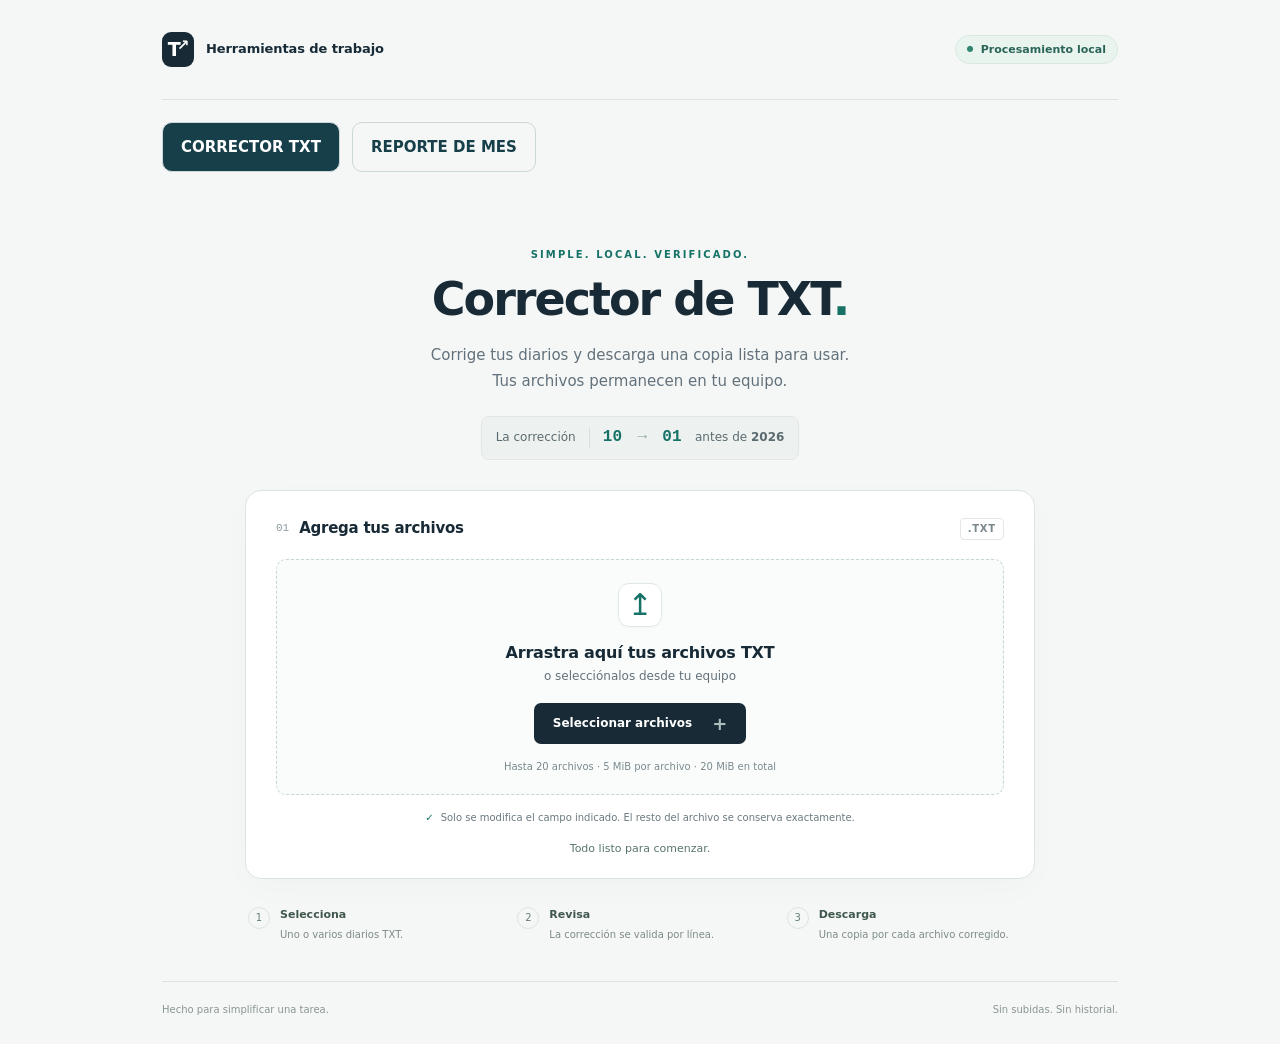
<file: index.html>
<!doctype html>
<html lang="es">
  <head>
    <meta charset="utf-8">
    <meta name="viewport" content="width=device-width, initial-scale=1">
    <meta http-equiv="Content-Security-Policy" content="default-src 'none'; script-src 'self'; style-src 'self'; img-src 'self' data:; font-src 'self'; connect-src 'none'; object-src 'none'; base-uri 'none'; form-action 'none'">
    <meta name="referrer" content="no-referrer">
    <meta name="description" content="Corrige tus diarios TXT en tu navegador. Tus archivos se procesan en tu equipo, sin subirlos a un servidor.">
    <title>Corrector de TXT</title>
    <link rel="icon" href="./assets/icon.svg" type="image/svg+xml">
    <link rel="stylesheet" href="./styles.css">
    <link rel="stylesheet" href="./reporte.css">
    <script type="module" src="./app.js"></script>
  </head>
  <body>
    <div class="page-shell">
      <header class="masthead">
        <a class="brand" href="#inicio" aria-label="Corrector de TXT, inicio"><span class="brand-symbol" aria-hidden="true">T<span>↗</span></span><span>Herramientas de trabajo</span></a>
        <span class="local-badge"><span aria-hidden="true">●</span> Procesamiento local</span>
      </header>

      <nav class="tool-nav" aria-label="Herramientas"><a href="./index.html" aria-current="page">CORRECTOR TXT</a><a href="./reporte.html">REPORTE DE MES</a></nav>
      <main id="inicio">
        <section class="intro" aria-labelledby="page-title">
          <p class="eyebrow">SIMPLE. LOCAL. VERIFICADO.</p>
          <h1 id="page-title">Corrector de TXT<span class="title-dot">.</span></h1>
          <p class="intro-copy">Corrige tus diarios y descarga una copia lista para usar.<br class="desktop-break"> Tus archivos permanecen en tu equipo.</p>
          <div class="rule-chip"><span class="rule-label">La corrección</span><strong>10 <span aria-hidden="true">→</span><span class="sr-only">a</span> 01</strong><span>antes de <strong>2026</strong></span></div>
        </section>

        <section class="workspace" aria-labelledby="upload-title">
          <div class="section-heading"><div><span class="step-number" aria-hidden="true">01</span><h2 id="upload-title">Agrega tus archivos</h2></div><span class="format-tag">.TXT</span></div>
          <div class="drop-zone" id="drop-zone">
            <span class="upload-symbol" aria-hidden="true">↥</span>
            <h3>Arrastra aquí tus archivos TXT</h3>
            <p>o selecciónalos desde tu equipo</p>
            <button class="button button-primary" type="button" id="choose-files">Seleccionar archivos <span aria-hidden="true">+</span></button>
            <input id="file-input" class="sr-only" type="file" accept=".txt,text/plain" multiple tabindex="-1" aria-label="Seleccionar archivos TXT" aria-describedby="file-limits">
            <p class="file-limits" id="file-limits">Hasta 20 archivos · 5 MiB por archivo · 20 MiB en total</p>
          </div>
          <p class="privacy-note"><span class="privacy-icon" aria-hidden="true">✓</span> Solo se modifica el campo indicado. El resto del archivo se conserva exactamente.</p>
          <p class="session-message" id="session-message" role="status" aria-live="polite" aria-atomic="true">Todo listo para comenzar.</p>

          <section class="results" id="results" aria-labelledby="results-title" hidden>
            <div class="results-heading"><div><span class="step-number" aria-hidden="true">02</span><h2 id="results-title">Tus resultados <span class="file-count" id="file-count">0</span></h2></div><button type="button" class="button button-clear" id="clear-files">Limpiar archivos</button></div>
            <ul class="file-list" id="file-list" aria-label="Resultados por archivo"></ul>
            <p class="download-note">Las copias se descargan con el sufijo <strong>_corregido.txt</strong>. Tus originales se conservan.</p>
          </section>
        </section>

        <section class="how-it-works" aria-label="Cómo funciona">
          <div><span class="small-step">1</span><p><strong>Selecciona</strong><span>Uno o varios diarios TXT.</span></p></div>
          <div><span class="small-step">2</span><p><strong>Revisa</strong><span>La corrección se valida por línea.</span></p></div>
          <div><span class="small-step">3</span><p><strong>Descarga</strong><span>Una copia por cada archivo corregido.</span></p></div>
        </section>
        <noscript><p class="noscript">Activa JavaScript para corregir los archivos en este navegador. No se envían a ningún servidor.</p></noscript>
      </main>
      <footer><span>Hecho para simplificar una tarea.</span><span>Sin subidas. Sin historial.</span></footer>
    </div>
  </body>
</html>
</file>
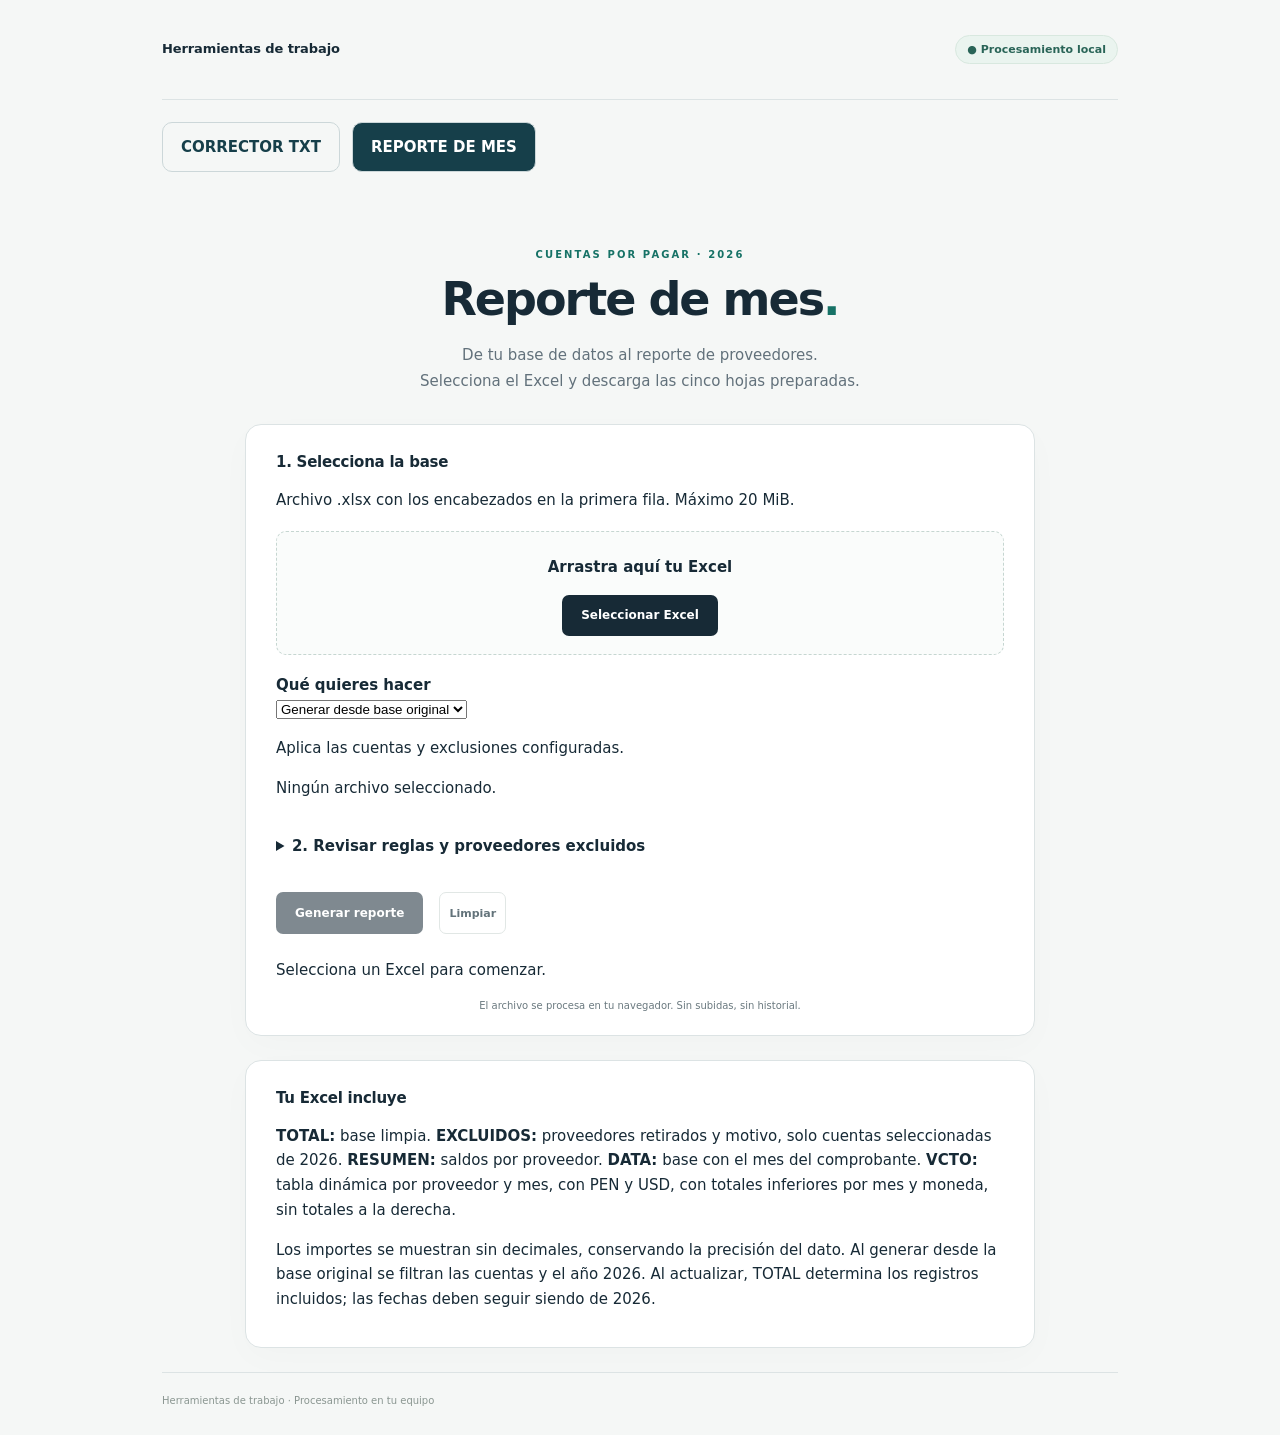
<file: reporte.html>
<!doctype html>
<html lang="es"><head><meta charset="utf-8"><meta name="viewport" content="width=device-width,initial-scale=1">
<meta http-equiv="Content-Security-Policy" content="default-src 'none'; script-src 'self'; style-src 'self'; img-src 'self' data:; connect-src 'none'; object-src 'none'; base-uri 'none'; form-action 'none'">
<title>Reporte de mes</title><link rel="icon" href="./assets/icon.svg"><link rel="stylesheet" href="./styles.css"><link rel="stylesheet" href="./reporte.css">
<script src="./vendor/exceljs.min.js" defer></script><script src="./vendor/jszip.min.js" defer></script><script type="module" src="./reporte.js"></script></head>
<body><div class="page-shell"><header class="masthead"><span class="brand">Herramientas de trabajo</span><span class="local-badge">● Procesamiento local</span></header>
<nav class="tool-nav" aria-label="Herramientas"><a href="./index.html">CORRECTOR TXT</a><a href="./reporte.html" aria-current="page">REPORTE DE MES</a></nav>
<main><section class="intro"><p class="eyebrow">CUENTAS POR PAGAR · 2026</p><h1>Reporte de mes<span class="title-dot">.</span></h1><p class="intro-copy">De tu base de datos al reporte de proveedores.<br>Selecciona el Excel y descarga las cinco hojas preparadas.</p></section>
<section class="workspace"><h2>1. Selecciona la base</h2><p>Archivo .xlsx con los encabezados en la primera fila. Máximo 20 MiB.</p><label class="drop-zone" id="report-drop">Arrastra aquí tu Excel<br><span class="button button-primary">Seleccionar Excel</span><input class="sr-only" type="file" id="report-file" accept=".xlsx"></label>
<label for="report-mode">Qué quieres hacer</label><select id="report-mode"><option value="new">Generar desde base original</option><option value="update">Actualizar desde TOTAL</option></select><p id="mode-help">Aplica las cuentas y exclusiones configuradas.</p>
<p id="chosen-file">Ningún archivo seleccionado.</p>
<details id="report-rules"><summary>2. Revisar reglas y proveedores excluidos</summary><p>Cuentas: 42120001, 42120002, 42410001, 43120001 y 43120002. Solo fecha de comprobante de 2026. ONCOSALUD permanece incluido.</p>
<label for="excluded-names">Proveedores a excluir (uno por línea)</label><textarea id="excluded-names" rows="9" spellcheck="false"></textarea>
<p>Se ignoran tildes, espacios y puntuación. Puedes escribir el inicio del nombre, por ejemplo TALMA SERVICIOS AEROPOR. Cada coincidencia se detalla en EXCLUIDOS.</p>
<label for="insurance-names">Palabras y nombres de aseguradoras a excluir (uno por línea)</label><textarea id="insurance-names" rows="4" spellcheck="false"></textarea><p>Revisa esta lista si aparece una aseguradora nueva cuyo nombre no incluye “seguros”. Los cambios se usan solo durante esta sesión.</p></details>
<div class="report-actions"><button id="generate-report" class="button button-primary" disabled>Generar reporte</button><button id="clear-report" class="button button-clear">Limpiar</button></div>
<p id="report-status" role="status" aria-live="polite">Selecciona un Excel para comenzar.</p><div id="report-result" hidden><p id="report-counts"></p><a id="report-download" class="button button-primary">Descargar reporte Excel ↓</a></div>
<p class="privacy-note">El archivo se procesa en tu navegador. Sin subidas, sin historial.</p></section>
<section class="workspace"><h2>Tu Excel incluye</h2><p><strong>TOTAL:</strong> base limpia. <strong>EXCLUIDOS:</strong> proveedores retirados y motivo, solo cuentas seleccionadas de 2026. <strong>RESUMEN:</strong> saldos por proveedor. <strong>DATA:</strong> base con el mes del comprobante. <strong>VCTO:</strong> tabla dinámica por proveedor y mes, con PEN y USD, con totales inferiores por mes y moneda, sin totales a la derecha.</p><p>Los importes se muestran sin decimales, conservando la precisión del dato. Al generar desde la base original se filtran las cuentas y el año 2026. Al actualizar, TOTAL determina los registros incluidos; las fechas deben seguir siendo de 2026.</p></section>
<noscript>Activa JavaScript para generar el reporte.</noscript></main><footer>Herramientas de trabajo · Procesamiento en tu equipo</footer></div></body></html>
</file>
<file: styles.css>
:root{color-scheme:light;--ink:#172a36;--muted:#62717b;--teal:#167266;--teal-soft:#eaf4ef;--border:#dce3e4;--surface:#fff;--page:#f5f7f6;font-family:Inter,ui-sans-serif,system-ui,-apple-system,BlinkMacSystemFont,"Segoe UI",sans-serif;font-synthesis:none}
*{box-sizing:border-box}
body{margin:0;background:var(--page);color:var(--ink);font-size:15px;line-height:1.6}
button,a,input{-webkit-tap-highlight-color:transparent}
button{font:inherit;cursor:pointer}
a{color:inherit}
button:focus-visible,a:focus-visible,summary:focus-visible,input:focus-visible{outline:3px solid #269e8e;outline-offset:4px}
button:disabled{cursor:default;opacity:.55}
[hidden]{display:none!important}
.page-shell{max-width:1040px;margin:auto;padding:0 42px}
.masthead{height:100px;display:flex;align-items:center;justify-content:space-between;gap:16px;border-bottom:1px solid var(--border)}
.brand{display:flex;align-items:center;gap:12px;text-decoration:none;font-size:13px;font-weight:600;letter-spacing:-.1px}
.brand-symbol{display:flex;align-items:center;justify-content:center;width:32px;height:35px;background:var(--ink);color:white;border-radius:9px;font-size:19px;font-weight:700;line-height:1;letter-spacing:-5px;padding-right:4px}
.brand-symbol span{font-size:15px;align-self:flex-start;margin-top:6px;margin-left:1px}
.local-badge{display:flex;align-items:center;gap:7px;background:var(--teal-soft);color:#296457;border:1px solid #d8e8df;border-radius:20px;padding:5px 11px;font-size:11px;font-weight:600;white-space:nowrap}
.local-badge span{font-size:8px;color:#318671}
main{max-width:790px;margin:auto}
.intro{padding:53px 0 30px;text-align:center}
.eyebrow{font-size:10px;letter-spacing:2.1px;font-weight:750;color:var(--teal);margin:0 0 9px}
h1{font-size:46px;line-height:1.18;letter-spacing:-2px;font-weight:700;margin:0 0 17px}
.title-dot{color:var(--teal)}
.intro-copy{color:var(--muted);font-size:15px;line-height:1.7;margin:0}
.rule-chip{display:inline-flex;align-items:center;gap:13px;margin-top:22px;background:#edf1f0;border:1px solid #e2e7e5;border-radius:8px;padding:8px 14px;font-size:12px;color:#5a6b70}
.rule-chip>strong{font-size:16px;font-family:ui-monospace,SFMono-Regular,Consolas,monospace;color:var(--teal);letter-spacing:.3px}
.rule-chip>strong span[aria-hidden]{padding:0 5px;color:#96aba5}
.rule-label{border-right:1px solid #d6dfdb;padding-right:13px}
.workspace{background:var(--surface);border:1px solid var(--border);border-radius:16px;padding:27px 30px 20px;box-shadow:0 10px 35px #263c3105}
.section-heading,.section-heading>div,.results-heading,.results-heading>div{display:flex;align-items:center;gap:10px}
.section-heading,.results-heading{justify-content:space-between;gap:14px}
h2{font-size:15px;letter-spacing:-.25px;line-height:1.4;margin:0;font-weight:650}
.step-number{font-family:ui-monospace,SFMono-Regular,Consolas,monospace;color:#8b999f;font-size:11px}
.format-tag{font-size:10px;letter-spacing:.8px;color:#7a878c;font-weight:650;border:1px solid #e2e7e7;border-radius:4px;padding:2px 7px}
.drop-zone{margin-top:19px;border:1.5px dashed #c6d6d1;background:#fafcfb;border-radius:10px;text-align:center;padding:23px 20px 18px;transition:border-color .15s,background .15s}
.drop-zone.is-dragging{background:#eaf5ef;border-color:var(--teal)}
.upload-symbol{display:inline-flex;width:44px;height:44px;align-items:center;justify-content:center;border:1px solid #dfe9e4;background:white;border-radius:11px;font-size:30px;line-height:1;color:var(--teal);box-shadow:0 3px 5px #1b4a3c04}
.drop-zone h3{font-size:16px;letter-spacing:-.2px;margin:13px 0 2px;font-weight:600}
.drop-zone>p{font-size:12px;color:var(--muted);margin:0}
.button{display:inline-flex;align-items:center;justify-content:center;gap:20px;text-decoration:none;line-height:1.4;font-weight:600;border-radius:7px;border:1px solid transparent;transition:background .15s,border-color .15s}
.button-primary{background:var(--ink);color:white;padding:11px 18px;font-size:12px;margin-top:16px;min-height:40px}
.button-primary:hover{background:#294552}
.button-primary span{font-size:18px;line-height:12px;color:#adbfbd}
.drop-zone>.file-limits{font-size:10px;color:#7a898e;margin-top:15px}
.privacy-note{display:flex;align-items:flex-start;justify-content:center;gap:7px;color:#6a797f;font-size:10px;margin:15px 0 0}
.privacy-icon{color:var(--teal);font-weight:800}
.session-message{font-size:11px;min-height:18px;margin:14px 0 0;color:#58756c;text-align:center}
.session-message.is-error{color:#a13d35}
.results{border-top:1px solid var(--border);margin-top:20px;padding-top:23px}
.file-count{font-size:10px;border:1px solid #dfe6e3;background:#f5f8f6;color:#64766d;vertical-align:2px;padding:1px 6px;border-radius:5px;margin-left:4px}
.button-clear{font-size:11px;background:transparent;color:#63737a;padding:7px 9px;min-height:34px;border-color:#e1e7e5;white-space:nowrap}
.button-clear:hover{background:#f4f7f5;color:var(--ink)}
.file-list{list-style:none;padding:0;margin:15px 0 0;display:grid;gap:10px}
.file-card{border:1px solid #e1e7e4;border-radius:9px;padding:15px 16px;background:#fff}
.file-top{display:flex;align-items:flex-start;justify-content:space-between;gap:15px}
.file-summary{display:flex;gap:11px;min-width:0;flex:1}
.file-symbol{background:#f0f4f2;color:#74897f;border:1px solid #e5ebe7;border-radius:6px;padding:9px 5px;font-family:ui-monospace,SFMono-Regular,Consolas,monospace;font-size:8px;font-weight:700;line-height:1;flex-shrink:0;align-self:flex-start;letter-spacing:.5px}
.file-copy{min-width:0}
.file-name{font-size:12px;line-height:1.5;margin:0;color:#263b44;font-weight:600;overflow-wrap:anywhere}
.file-size{display:block;color:#89968f;font-size:9px;margin-top:2px}
.file-status{font-size:10px;line-height:1.6;padding:3px 7px;border-radius:4px;background:#f1f4f3;color:#65786e;flex-shrink:0;white-space:nowrap}
.file-card[data-state="success"] .file-status{background:#eaf5ee;color:#28744d}
.file-card[data-state="error"] .file-status{background:#fbeeea;color:#a24d40}
.file-card[data-state="error"]{border-color:#eddcd5}
.file-bottom{display:flex;align-items:center;justify-content:space-between;gap:12px;margin:12px 0 0 40px}
.file-message{color:#6e7b77;font-size:11px;margin:0;overflow-wrap:anywhere}
.file-card[data-state="error"] .file-message{color:#985c4c}
.button-download{font-size:10px;white-space:nowrap;padding:8px 11px;background:#edf5f1;border-color:#d9e8df;color:#24694f;min-height:34px}
.button-download:hover{background:#deeee4;border-color:#c2dccd}
.file-details{margin:10px 0 0 40px;color:#63756c;font-size:10px}
.file-details summary{cursor:pointer;width:fit-content}
.file-details p{margin:5px 0 0}
.download-note{font-size:10px;color:#7e8a84;margin:15px 0 0;text-align:center}
.download-note strong{font-family:ui-monospace,SFMono-Regular,Consolas,monospace;font-weight:500}
.how-it-works{display:grid;grid-template-columns:repeat(3,1fr);gap:24px;margin:27px 3px 38px}
.how-it-works>div{display:flex;align-items:flex-start;gap:10px}
.small-step{border:1px solid #dce4df;color:#678073;border-radius:50%;width:22px;height:22px;flex-shrink:0;text-align:center;line-height:20px;font-size:10px;margin-top:1px}
.how-it-works p{margin:0;font-size:11px;line-height:1.6}
.how-it-works strong{display:block;color:#3f574c;font-weight:600;margin-bottom:2px}
.how-it-works p span{font-size:10px;color:#7d8a84}
footer{border-top:1px solid var(--border);display:flex;justify-content:space-between;gap:16px;font-size:10px;color:#8a9691;padding:20px 0 26px}
.sr-only{position:absolute;width:1px;height:1px;padding:0;margin:-1px;overflow:hidden;clip:rect(0,0,0,0);white-space:nowrap;border:0}
.noscript{background:#fff4de;padding:15px;border-radius:8px;font-size:13px}
@media(max-width:640px){.page-shell{padding:0 20px}.masthead{height:80px}.brand{font-size:11px;gap:8px}.brand-symbol{width:28px;height:31px}.local-badge{font-size:9px;padding:4px 8px;gap:5px}.intro{padding:35px 0 24px}h1{font-size:36px;letter-spacing:-1.5px}.intro-copy{font-size:13px}.desktop-break{display:none}.eyebrow{font-size:9px;letter-spacing:1.7px}.rule-chip{font-size:10px;gap:9px;padding:7px 11px;margin-top:20px}.rule-label{padding-right:9px}.rule-chip>strong{font-size:14px}.workspace{padding:22px 18px 17px;border-radius:13px}.drop-zone{padding:22px 10px 18px}.drop-zone h3{font-size:14px}.drop-zone>.file-limits{font-size:9px}.privacy-note{font-size:9px;justify-content:flex-start}.how-it-works{gap:13px;margin:24px 0 30px;grid-template-columns:1fr}.how-it-works p{display:flex;align-items:baseline;gap:10px}.how-it-works strong{min-width:64px;margin:0}.file-card{padding:12px}.file-top{gap:8px}.file-status{font-size:9px}.file-bottom{margin-left:0;align-items:flex-start;flex-wrap:wrap}.file-details{margin-left:0}.results-heading{gap:7px}.results-heading>div{gap:7px}.button-clear{font-size:10px;padding:7px}h2{font-size:13px}.file-count{margin-left:2px}.download-note{font-size:9px}footer{font-size:9px;gap:12px}.file-name{font-size:11px}}
@media(prefers-reduced-motion:reduce){*{transition:none!important;scroll-behavior:auto!important}}
</file>
<file: reporte.css>
.tool-nav{display:flex;gap:12px;margin:22px 0;flex-wrap:wrap}.tool-nav a{padding:12px 18px;border:1px solid #ccd7d9;border-radius:10px;text-decoration:none;color:#163f4a;font-weight:700}.tool-nav a[aria-current]{background:#163f4a;color:white}.workspace{margin-bottom:24px}.workspace p{line-height:1.65}.workspace label{display:block;margin-top:18px;font-weight:600}.workspace textarea{display:block;width:100%;box-sizing:border-box;padding:12px;border:1px solid #adbec1;border-radius:8px;font:inherit;color:#193c45;background:#fff}.workspace input{display:block;margin:16px auto;max-width:100%}.workspace details{margin:24px 0}.workspace summary{cursor:pointer;font-weight:700;padding:10px 0}.report-actions{display:flex;gap:16px;flex-wrap:wrap;margin:24px 0}#report-status{white-space:pre-wrap}#report-result{padding:18px;background:#e8f5f0;border-radius:10px}button:disabled{opacity:.55;cursor:not-allowed}.is-dragging{outline:3px solid #27846e}
.report-actions{align-items:center}.report-actions .button{margin-top:0;min-height:42px}.drop-zone:focus-within{outline:3px solid #27846e;outline-offset:4px}textarea:focus-visible{outline:3px solid #27846e;outline-offset:3px}#chosen-file{overflow-wrap:anywhere}
</file>
